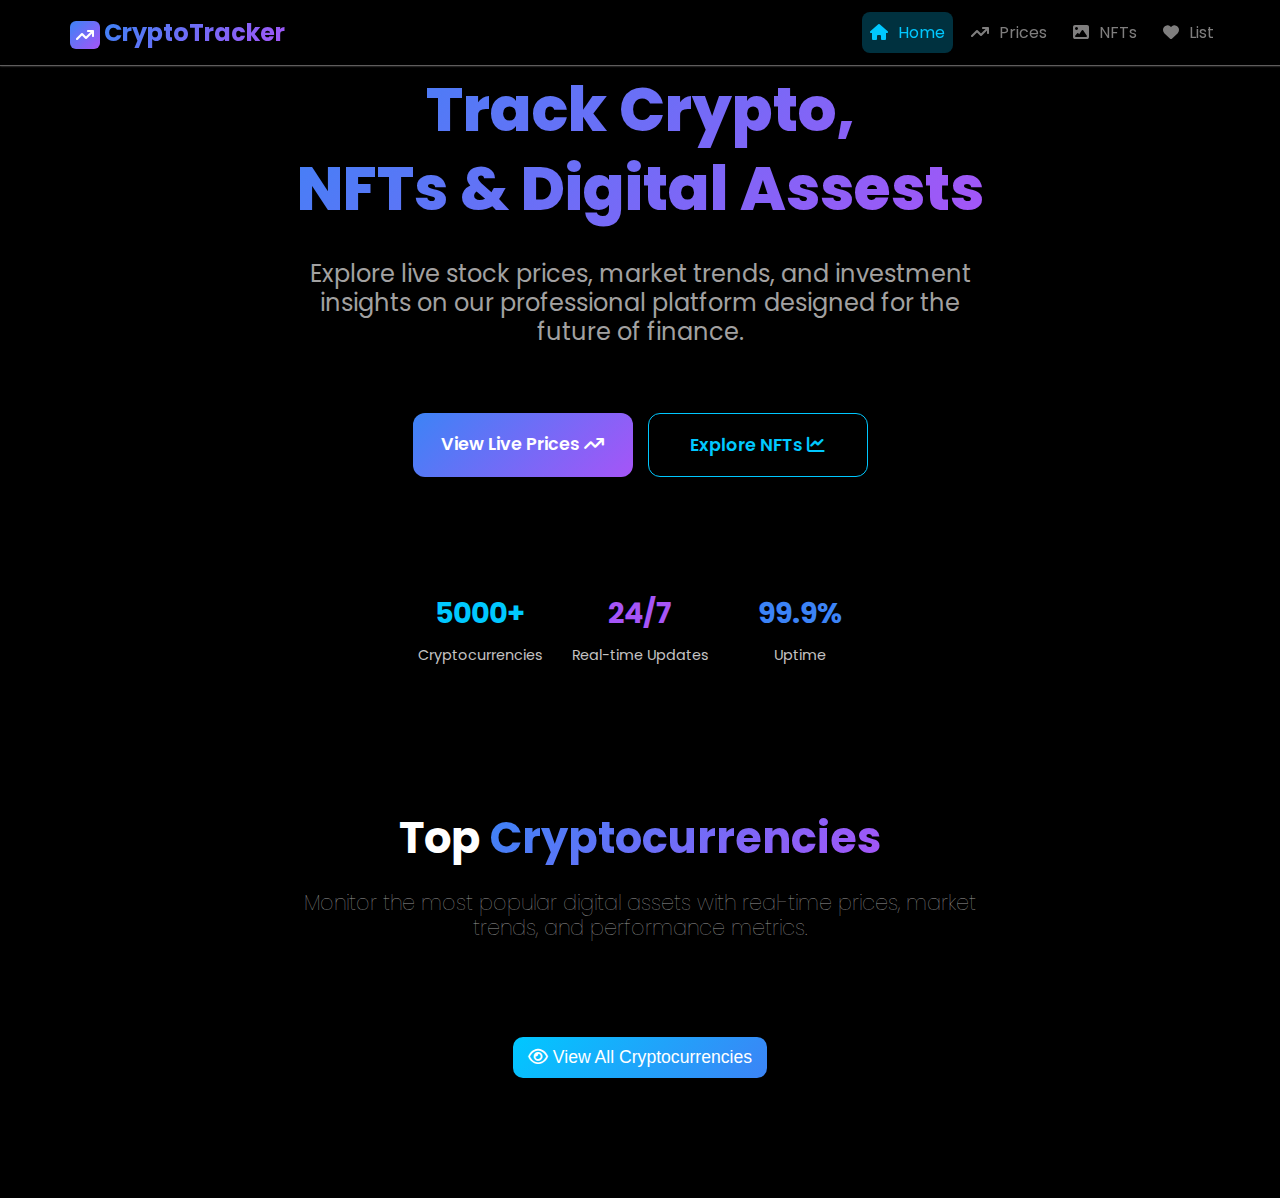
<file: index.html>
<!DOCTYPE html>
<html lang="en">
<head>
    <meta charset="UTF-8">
    <meta name="viewport" content="width=device-width, initial-scale=1.0">
    <title>Crypto-Tracker</title>
    <link rel="stylesheet" href="index.css">
    <link rel="stylesheet" href="https://cdnjs.cloudflare.com/ajax/libs/font-awesome/6.4.0/css/all.min.css">
    <link href="https://fonts.googleapis.com/css2?family=Poppins:wght@400;600;700&display=swap" rel="stylesheet">
</head>
<body>
    <header class="header" aria-label="Site Header">

        <nav class="nav-container" aria-label="Primary Navigation">
            <div>
                <a href="#">
                <i class="fa-solid fa-arrow-trend-up logo-icon"></i>
                <span class="icon-text">CryptoTracker</span>
                </a>
            </div>
            <button class="hamburger" id="hamburger-btn" aria-label="Open navigation">
                <i class="fa-solid fa-bars"></i>
            </button>
            <div class="nav-links">
                <a href="index.html" class="nav-link active"><i class="fa-solid fa-house"></i><span>Home</span></a>
                <a href="prices.html" class="nav-link"><i class="fa-solid fa-arrow-trend-up"></i><span>Prices</span> </a>
                <a href="nfts.html" class="nav-link"><i class="fa-solid fa-image"></i><span>NFTs</span> </a>
                <a href="list.html" class="nav-link"><i class="fa-solid fa-heart"></i><span>List</span></a>
            </div>
        </nav>
    </header>
    <main class="main-content" aria-label="Main Content">
        <section class="hero-section">
            <div class="hero-content">
                <h1 class="hero-title">Track Crypto,<br>
                    NFTs & Digital Assests</br></h1>
                <h4>Explore live stock prices, market trends, and investment insights on our professional platform designed for the future of finance.</h4>
                <div class="hero-buttons">
                    <a href="prices.html" class="btn btn-primary">View Live Prices <i class="fa-solid fa-arrow-trend-up"></i></a>
                    <a href="nfts.html" class="btn btn-secondary">Explore NFTs <i class="fa-solid fa-chart-line"></i></a>
                </div>
                <div class="hero-highlights">
                    <div class="highlight-item">
                        <h3 class="highlight-title">5000+</h3>
                        <p class="highlight-text">Cryptocurrencies</p>
                    </div>
                    <div class="highlight-item">
                        <h3 class="highlight-title title-color1">24/7</h3>
                        <p class="highlight-text">Real-time Updates</p>
                    </div>
                    <div class="highlight-item">
                        <h3 class="highlight-title title-color2">99.9%</h3>
                        <p class="highlight-text">Uptime</p>
                    </div>
                </div>
            </div>
        </section>
        <section class="currencies-section">
            <div class="currency-card">
                <div class="currency-description">
                    <h2 class="currency-title">Top <span>Cryptocurrencies</span></h2>
                    <p class="currency-para">Monitor the most popular digital assets with real-time prices, market trends, and performance metrics.</p>
                </div>
            </div>
            <div class="currency-cards-container" id="currency-cards-container">
                <!-- Dynamic content will be inserted here by JavaScript -->
            </div>
            <div class="view-more-container">
                <a href="prices.html" class="btn-view-more"><i class="fa-regular fa-eye"></i> View All Cryptocurrencies</a>
            </div>
        </section>
        <section class="global-data-section" aria-label="Global Crypto Data">
            <div class="global-data-cards" id="global-data-cards">
                <!-- Dynamic content will be inserted here by JavaScript -->
            </div>

        </section>
    </main>
    <script src="index.js"></script>
</body>
</html>
</file>
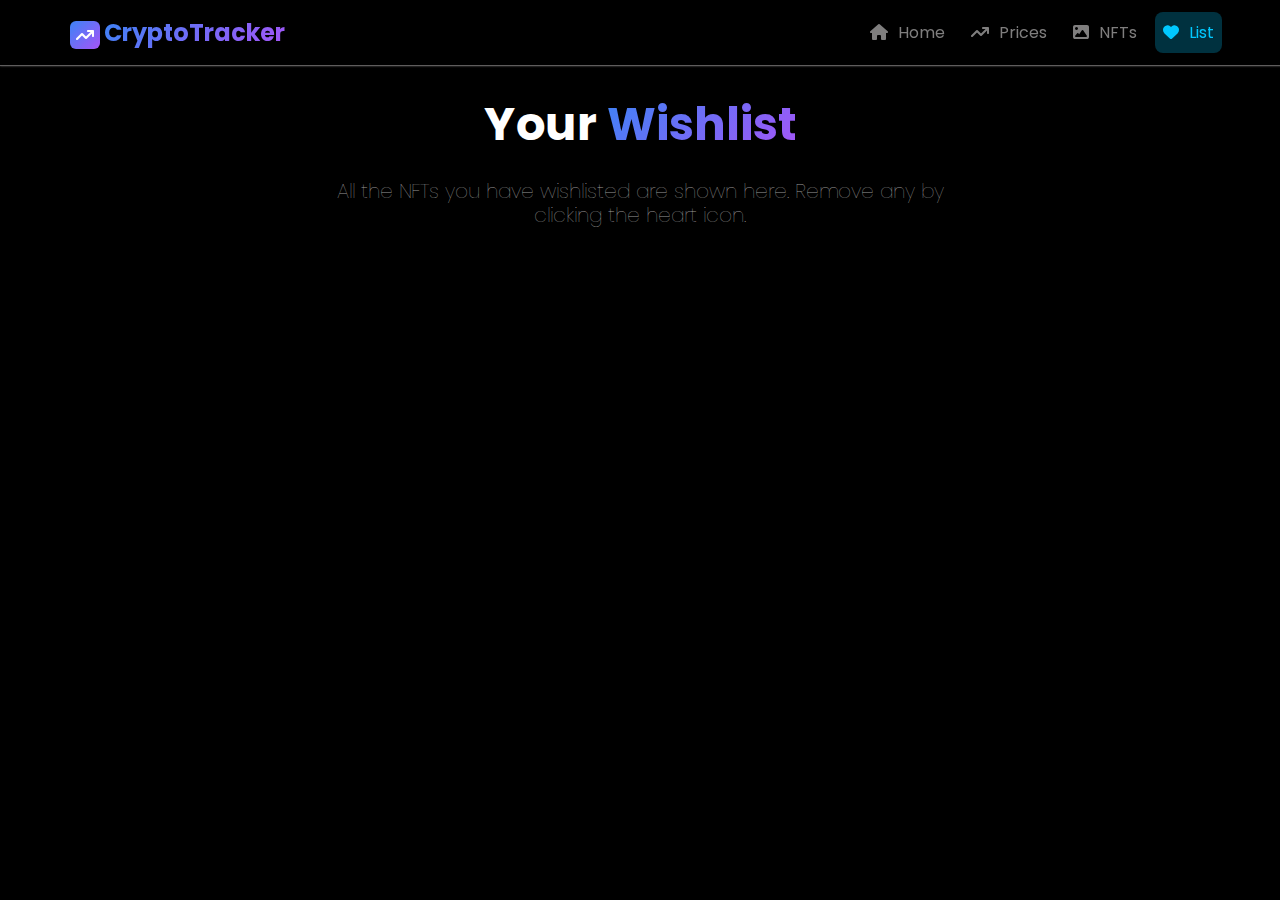
<file: list.html>
<!DOCTYPE html>
<html lang="en">
<head>
    <meta charset="UTF-8">
    <meta name="viewport" content="width=device-width, initial-scale=1.0">
    <title>Wishlist NFTs</title>
    <link rel="stylesheet" href="https://cdnjs.cloudflare.com/ajax/libs/font-awesome/6.4.0/css/all.min.css">
    <link rel="stylesheet" href="nfts.css">
        <link href="https://fonts.googleapis.com/css2?family=Poppins:wght@400;600;700&display=swap" rel="stylesheet">

</head>
<body>
    <header class="header" aria-label="Site Header">
        <nav class="nav-container" aria-label="Primary Navigation">
            <div>
                <a href="nfts.html">
                <i class="fa-solid fa-arrow-trend-up logo-icon"></i>
                <span class="icon-text">CryptoTracker</span>
                </a>
            </div>
            <button class="hamburger" id="hamburger-btn" aria-label="Open navigation">
                <i class="fa-solid fa-bars"></i>
            </button>
            <div class="nav-links">
                <a href="index.html" class="nav-link"><i class="fa-solid fa-house"></i><span>Home</span></a>
                <a href="prices.html" class="nav-link"><i class="fa-solid fa-arrow-trend-up"></i><span>Prices</span> </a>
                <a href="nfts.html" class="nav-link"><i class="fa-solid fa-image"></i><span>NFTs</span> </a>
                <a href="list.html" class="nav-link active"><i class="fa-solid fa-heart"></i><span>List</span></a>
            </div>
        </nav>
    </header>
    <main class="main-content" aria-label="Main Content">
        <section class="hero-section">
            <div class="hero-nft-card">
                <div class="nft-description">
                    <h2 class="nft-title">Your <span>Wishlist</span></h2>
                    <p class="nft-para">All the NFTs you have wishlisted are shown here. Remove any by clicking the heart icon.</p>
                </div>
            </div>
        </section>
        <section class="nft-section" aria-label="Wishlist NFTs">
            <div class="nft-cards-container" id="wishlist-cards-container">
                <!-- Wishlist NFTs will be rendered here -->
            </div>
        </section>
    </main>
    <script>
const apiKey = "pbwbU_FufZVNdRDBixcHQ"; // Alchemy API Key
const collectionAddress = "0xbc4ca0eda7647a8ab7c2061c2e118a18a936f13d"; // BAYC

function getWishlist() {
    let arr = JSON.parse(localStorage.getItem('wishlist') || '[]');
    if (!Array.isArray(arr)) arr = [];
    return arr;
}
function setWishlist(wishlist) {
    localStorage.setItem('wishlist', JSON.stringify(wishlist));
}
function formatIPFS(url) {
    if (!url) return '';
    if (url.startsWith("ipfs://")) {
        return "https://ipfs.io/ipfs/" + url.slice(7);
    }
    return url;
}
function removeFromWishlist(tokenId) {
    let wishlist = getWishlist();
    wishlist = wishlist.filter(id => id !== tokenId);
    setWishlist(wishlist);
    // Re-render after removal
    fetchAndRenderWishlistNFTs();
}

async function fetchAllNFTs() {
    const url = `https://eth-mainnet.g.alchemy.com/v2/${apiKey}/getNFTsForCollection?contractAddress=${collectionAddress}&withMetadata=true`;
    const res = await fetch(url);
    const data = await res.json();
    return data.nfts || [];
}

async function fetchAndRenderWishlistNFTs() {
    const container = document.getElementById('wishlist-cards-container');
    const wishlist = getWishlist();
    const allNFTs = await fetchAllNFTs();
    // Filter NFTs whose tokenId is in wishlist
    const wishlistedNFTs = allNFTs.filter(nft => wishlist.includes(parseInt(nft.id.tokenId, 16)));
    if (wishlistedNFTs.length === 0) {
        container.innerHTML = "<p style='color:white;text-align:center;'>No NFTs in your wishlist.</p>";
        return;
    }
    container.innerHTML = '';
    wishlistedNFTs.forEach(nft => {
        const tokenId = parseInt(nft.id.tokenId, 16);
        const image = formatIPFS(nft.metadata?.image) || nft.media?.[0]?.gateway || "";
        const name = nft.metadata?.name || nft.contractMetadata?.name || 'Unnamed NFT';
        const symbol = nft.contractMetadata?.symbol || '';
        const attributesHTML = nft.metadata?.attributes?.map(attr => `
            <span class="nft-attribute">${attr.trait_type}: ${attr.value}</span>
        `).join('') || '';
        const card = document.createElement('div');
        card.className = 'nft-card';
        card.innerHTML = `
            <div class="nft-rank">NFT #${tokenId}</div>
            <div class="nft-image-container">
                <img src="${image}" alt="${name}" class="nft-image">
            </div>
            <h3 class="nft-name">${name} <span class="nft-symbol">(${symbol})</span></h3>
            <div class="nft-attributes">${attributesHTML}</div>
            <div class="nft-actions">
                <a href="https://opensea.io/assets/ethereum/${collectionAddress}/${tokenId}" target="_blank" class="view-button">
                    View on OpenSea
                </a>
                <button class="wishlist-button liked" onclick="removeFromWishlist(${tokenId})">
                    <i class="fa-solid fa-heart" style="color:green"></i>
                </button>
            </div>
        `;
        container.appendChild(card);
    });
}

// Initial render
fetchAndRenderWishlistNFTs();
</script>
<script>
document.addEventListener("DOMContentLoaded", function() {
    const hamburger = document.getElementById('hamburger-btn');
    const navLinks = document.querySelector('.nav-links');
    if (hamburger && navLinks) {
        hamburger.addEventListener('click', function() {
            navLinks.classList.toggle('show');
        });
        navLinks.querySelectorAll('.nav-link').forEach(link => {
            link.addEventListener('click', () => navLinks.classList.remove('show'));
        });
    }
});
</script>
</body>
</html>
</file>
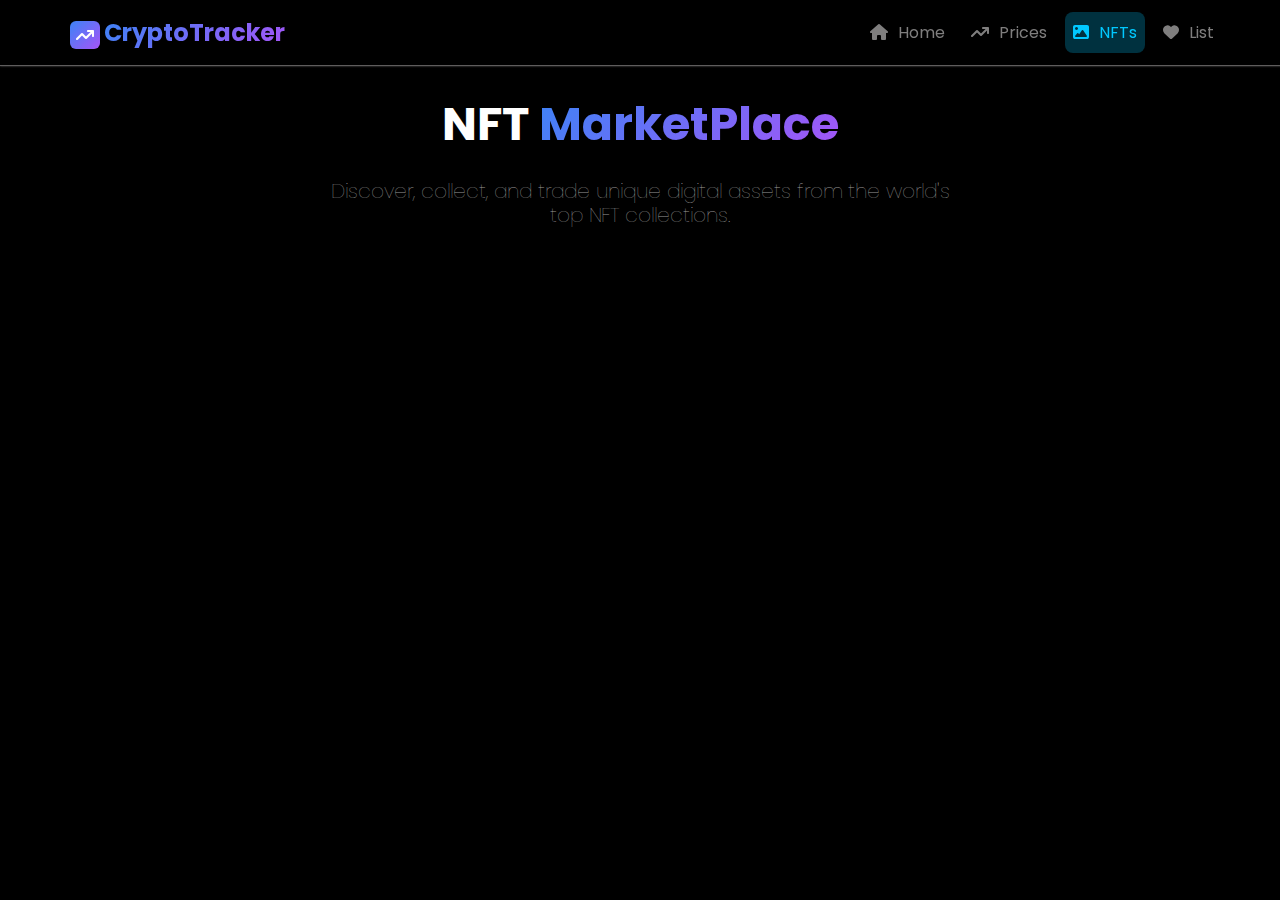
<file: nfts.html>
<!DOCTYPE html>
<html lang="en">
<head>
    <meta charset="UTF-8">
    <meta name="viewport" content="width=device-width, initial-scale=1.0">
    <title>NFTs Page</title>
    <link rel="stylesheet" href="https://cdnjs.cloudflare.com/ajax/libs/font-awesome/6.4.0/css/all.min.css">
    <link rel="stylesheet" href="nfts.css">
        <link href="https://fonts.googleapis.com/css2?family=Poppins:wght@400;600;700&display=swap" rel="stylesheet">

</head>
<body>
    <header class="header" aria-label="Site Header">

        <nav class="nav-container" aria-label="Primary Navigation">
            <div>
                <a href="#">
                <i class="fa-solid fa-arrow-trend-up logo-icon"></i>
                <span class="icon-text">CryptoTracker</span>
                </a>
            </div>
            <button class="hamburger" id="hamburger-btn" aria-label="Open navigation">
                <i class="fa-solid fa-bars"></i>
            </button>
            <div class="nav-links">
                <a href="index.html" class="nav-link"><i class="fa-solid fa-house"></i><span>Home</span></a>
                <a href="prices.html" class="nav-link"><i class="fa-solid fa-arrow-trend-up"></i><span>Prices</span> </a>
                <a href="nfts.html" class="nav-link active"><i class="fa-solid fa-image"></i><span>NFTs</span> </a>
                <a href="list.html" class="nav-link"><i class="fa-solid fa-heart"></i><span>List</span></a>
            </div>
        </nav>
    </header>
    <main class="main-content" aria-label="Main Content">
        <section class="hero-section">
             <div class="hero-nft-card">
                <div class="nft-description">
                    <h2 class="nft-title">NFT <span>MarketPlace</span></h2>
                    <p class="nft-para">Discover, collect, and trade unique digital assets from the world's top NFT collections.
                    </p>
                </div>
            </div>
        </section>
        <section class="nft-section" aria-label="NFT Collections">
            <div class="nft-cards-container" id="nft-cards-container">
                <!-- Dynamic content will be inserted here by JavaScript -->
            </div>
            <div class="load-more-container">
            <button class="load-more-btn" id="load-more-btn">Load More NFTs</button>
            </div>
        </section>
    </main>
    <script src="nfts.js"></script>
</body>
</html>
</file>
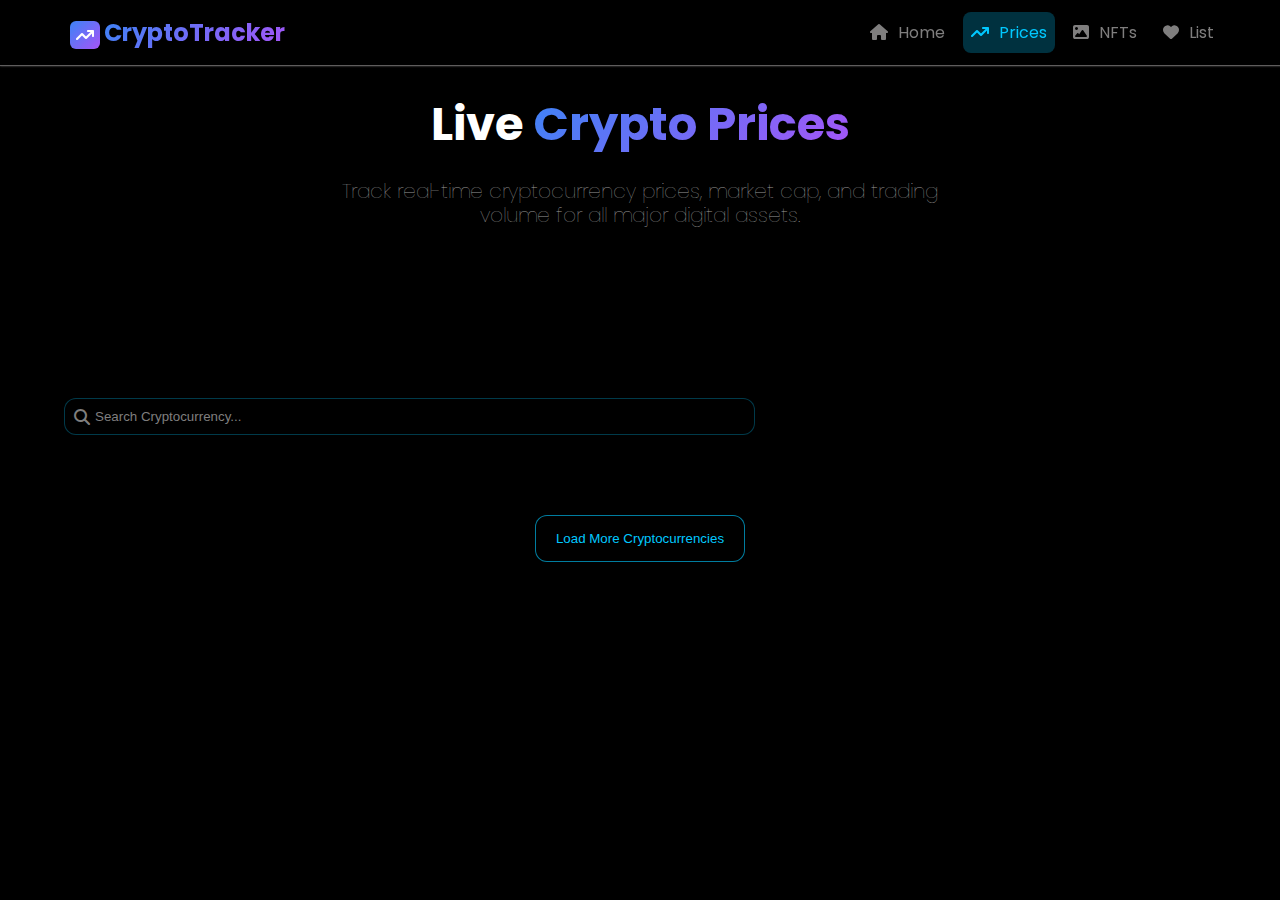
<file: prices.html>
<!DOCTYPE html>
<html lang="en">
<head>
    <meta charset="UTF-8">
    <meta name="viewport" content="width=device-width, initial-scale=1.0">
    <title>Prices</title>
    <link rel="stylesheet" href="https://cdnjs.cloudflare.com/ajax/libs/font-awesome/6.4.0/css/all.min.css">
    <link rel="stylesheet" href="prices.css">
        <link href="https://fonts.googleapis.com/css2?family=Poppins:wght@400;600;700&display=swap" rel="stylesheet">

</head>
<body>
    <header class="header" aria-label="Site Header">

        <nav class="nav-container" aria-label="Primary Navigation">
            <div>
                <a href="#">
                <i class="fa-solid fa-arrow-trend-up logo-icon"></i>
                <span class="icon-text">CryptoTracker</span>
                </a>
            </div>
            <button class="hamburger" id="hamburger-btn" aria-label="Open navigation">
                <i class="fa-solid fa-bars"></i>
            </button>
            <div class="nav-links">
                <a href="index.html" class="nav-link"><i class="fa-solid fa-house"></i><span>Home</span></a>
                <a href="prices.html" class="nav-link active"><i class="fa-solid fa-arrow-trend-up"></i><span>Prices</span> </a>
                <a href="nfts.html" class="nav-link"><i class="fa-solid fa-image"></i><span>NFTs</span> </a>
                <a href="list.html" class="nav-link"><i class="fa-solid fa-heart"></i><span>List</span></a>
            </div>
        </nav>
    </header>
    <main class="main-content" aria-label="Main Content">
        <section class="hero-section">
             <div class="currency-card">
                <div class="currency-description">
                    <h2 class="currency-title">Live <span>Crypto Prices</span></h2>
                    <p class="currency-para">Track real-time cryptocurrency prices, market cap, and trading volume for all major digital assets.</p>
                </div>
            </div>
        </section>
        <section class="global-data-section" aria-label="Global Crypto Data">
            <div class="global-data-cards" id="global-data-cards">
                <!-- Dynamic content will be inserted here by JavaScript -->
            </div>

        </section>
        <section class="currencies-section">
            <div class="search-bar">
                <i class="fa-solid fa-magnifying-glass search-icon"></i>
                <input type="text" id="search-input" placeholder="Search Cryptocurrency..." aria-label="Search Cryptocurrency" class="search-input">
            </div>
            <div class="currency-cards-container" id="currency-cards-container">
                <!-- Dynamic content will be inserted here by JavaScript -->
            </div>
            <div class="load-more-container">
            <button class="load-more-btn" id="load-more-btn">Load More Cryptocurrencies</button>
            </div>
        </section>
    </main>
    <script src="prices.js"></script>
</body>
</html>
</file>
<file: index.css>
body{
    margin: 0;
    padding: 0;
    box-sizing: border-box;
    background-color: black;
    overflow-x: hidden;
    font-family: 'Poppins', Arial, Helvetica, sans-serif !important;
}
.header{
    width: 100%;
    padding: 6px;
    border-bottom: 0.7px solid rgb(95, 93, 93);
    box-shadow: 0px 0px 2px rgb(95, 93, 93);
    display: flex;
    justify-content: center;
    align-items: center;
    position: fixed;
    top: 0;
    background-color: black;
    z-index: 1;
}
.nav-container{
    margin-left: 10px;
    margin-right: 10px;
    margin-top: 6px;
    margin-bottom: 6px;
    display: flex;
    justify-content: space-between;
    align-items: center;
    width: 90%;
}
.nav-container div{
    align-self: center;
}
.nav-container a {
    text-decoration: none;
}
.logo-icon{
    font-size: 1rem;
    color: white;
    background: linear-gradient(135deg, hsl(217 91% 60%) 0%, hsl(270 91% 65%) 100%);
    padding: 6px;
    border: none;
    border-radius: 6px;
}
.icon-text{
         font-family: 'Poppins', Arial, Helvetica, sans-serif !important;
 
    font-weight: 700;
    font-size: 1.5rem;
    background: linear-gradient(135deg, hsl(217 91% 60%) 0%, hsl(270 91% 65%) 100%);
    -webkit-background-clip: text;
    -webkit-text-fill-color: transparent;
    background-clip: text;
    color: transparent;
}
.nav-links{
    display: flex;
    gap: 10px;
}
.nav-links span{
    margin-left: 10px;
}
.nav-link{
    padding: 8px;
    border: none;
    border-radius: 8px;
    background-color: transparent;
    color: rgb(127, 126, 126);
    font-size: 1rem;
    font-weight: 400;
}
.active{
    color: hsl(193 100% 50%);
    background-color: hsla(193, 100%, 50%, 0.248);
}

/*Main section*/
.main-content{
    display: flex;
    flex-direction: column;
    margin-top: 50px;
    align-items: center;
    justify-content: center;
    width: 100%;
    overflow: hidden;
}

/*hero-section*/
.hero-section{
    padding: 20px;
    display: flex;
    width: 90%;
    flex-direction: column;
    align-items: center;
}
.hero-content{
    display: flex;
    flex-direction: column;
    width: 60%;
    align-items: center;
    justify-content: center;
}
.hero-title{
        font-family: 'Poppins', Arial, Helvetica, sans-serif !important;

    font-weight: 780;
    font-size: 3.8rem;
    background: linear-gradient(135deg, hsl(217 91% 60%) 0%, hsl(270 91% 65%) 100%);
    -webkit-background-clip: text;
    -webkit-text-fill-color: transparent;
    background-clip: text;
    color: transparent;
    text-align: center;
    margin: 0;
    line-height: 1.3;
}
.hero-content h4{
        font-family: 'Poppins', Arial, Helvetica, sans-serif !important;

    color: rgb(162, 161, 161);
    font-weight: 400;
    font-size: 1.5rem;
    text-align: center;
    line-height: 1.2;
}
.hero-buttons{
    display: grid;
    grid-template-columns: repeat(2, 220px);
    gap: 15px;
    margin-top: 15px;
    padding: 20px;
    margin-bottom: 10px;
}
.hero-buttons a{
    text-decoration: none;
}
.btn{
    border: none;
    border-radius: 12px;
    padding: 18px 25px;
    text-align: center;
    font-size: 1.1rem;
    font-weight: 600;
        font-family: 'Poppins', Arial, Helvetica, sans-serif !important;

}
.btn-primary{
    color: white;
    background: linear-gradient(135deg, hsl(217 91% 60%) 0%, hsl(270 91% 65%) 100%);
}
.btn-secondary{
    color: hsl(193 100% 50%);
    border: 1.5px solid hsl(193 100% 50%);
    background-color: transparent;
}
.hero-highlights{
    display: grid;
    grid-template-columns: repeat(3, 150px);
    gap: 10px;
    margin-top: 36px;
    padding: 20px;
}
.highlight-item{
    color: rgb(162, 161, 161);
    border: none;
    border-radius: 12px;
    text-align: center;
}
.highlight-title{
    color: hsl(193 100% 50%);
    font-size: 1.8rem;
        font-family: 'Poppins', Arial, Helvetica, sans-serif !important;

    font-weight: 700;
    margin-bottom: 10px;
}
.title-color1{
    color: hsl(270 91% 65%);
}
.title-color2{
    color: hsl(217 91% 60%);
}
.highlight-item .highlight-text{
    margin-top: 0;
    color: rgb(196, 195, 195);
        font-family: 'Poppins', Arial, Helvetica, sans-serif !important;

    font-weight: 400;
    font-size: 0.9rem;
}

/*Top currencies section*/
.currencies-section{
    width: 90%;
    margin-top: 50px;
}
.currency-card{
    display: flex;
    justify-content: center;
    align-items: center;
}
.currency-description{
    width: 60%;
}
.currency-title{
        font-family: 'Poppins', Arial, Helvetica, sans-serif !important;

    font-weight: 650;
    font-size: 2.7rem;
    color: white;
    text-align: center;
    margin-bottom: 0;
}
.currency-title span{
    background: linear-gradient(135deg, hsl(217 91% 60%) 0%, hsl(270 91% 65%) 100%);
    -webkit-background-clip: text;
    -webkit-text-fill-color: transparent;
    background-clip: text;
    color: transparent;
    text-align: center;
}
.currency-para{
        font-family: 'Poppins', Arial, Helvetica, sans-serif !important;

    color: rgb(156, 155, 155);
    font-weight: 100;
    font-size: 1.3rem;
    line-height: 1.2;
    text-align: center;
}
/*curriences card containers*/
.currency-cards-container{
    width: 100%;
    display: grid;
    grid-template-columns: repeat(auto-fill, minmax(400px,1fr));
    gap: 20px;
    margin-top: 50px;
    margin-bottom: 25px;
}
.top-currency-card{
    display: flex;
    flex-direction: column;
    color: white;
    border: 1px solid transparent;
    border-radius: 12px;
    background: 
        linear-gradient(black, black) padding-box,   /* card bg */
        linear-gradient(130deg, hsl(193 100% 50%), hsl(217 91% 60%)) border-box; /* gradient border */
    padding: 25px;
    transition: transform 0.3s ease-in;
}
.top-currency-card:hover{
    transform: translateY(-5.5px);
}
.currency-logo{
    width: 40px;
    height: 40px;
    padding: 10px;
    border: 1px solid transparent;
    border-radius: 50%;
    background: 
        linear-gradient(black,black) padding-box,
        linear-gradient(135deg, hsl(217 91% 60%), hsl(270 91% 65%)) border-box;

}
.market-rank-pill{
    width: 15px;
    padding: 4px 6px;
    color: hsl(193 100% 50%);
    background-color: hsla(193, 100%, 50%, 0.248);
    border: none;
    border-radius: 15px;
    margin-bottom: 8px;
    align-self: flex-end;
    font-size: 0.8rem;
}
.currency-header{
    display: flex;
    flex-direction: row;
    gap: 15px;
        font-family: 'Poppins', Arial, Helvetica, sans-serif !important;

}
.currency-name{
    margin: 0;
    font-size: 1.3rem;
    font-weight: 700;
}
.currency-symbol{
    font-size: 0.7rem;
    color: rgb(156, 155, 155);
    font-weight: 400;
}
.currency-price{
    font-size: 1.8rem;
    font-weight: 700;
    margin-bottom: 10px;
}
.currency-details{
    display: flex;
    justify-content: space-between;
    align-items: left;
}
.currency-market-cap{
    padding: 5px 8px;
    border: none;
    border-radius: 15px;
    color: hsl(193 100% 50%);
    background-color: hsla(193, 100%, 50%, 0.17);
    font-size: 1rem;
}
.positive{
    color: hsla(140, 100%, 50%, 0.747);
    background-color: transparent;
    text-align: center;
    padding: 5px 8px;
    border: 0.9px solid hsla(193, 100%, 50%, 0.489);
    border-radius: 15px;
}
.negative{
    color: hsla(4, 94%, 55%, 0.747);
    background-color: transparent;
    text-align: center;
    padding: 5px 8px;
    border: 0.9px solid hsla(193, 100%, 50%, 0.489);
    border-radius: 15px;
}

/*view more container*/
.view-more-container{
    display: flex;
    justify-content: center;
    margin-top: 20px;
    margin-bottom: 20px;
}
.view-more-container a{
    text-decoration: none;
}
.btn-view-more{
    color: white;
    background: linear-gradient(130deg, hsl(193 100% 50%) 0%, hsl(217 91% 60%));
    text-align: center;
    padding: 10px 15px;
    font-family: sans-serif,serif;
    font-weight: 500;
    border: none;
    border-radius: 10px;
    font-size: 1.1rem;
}

/*global data section*/
.global-data-section{
    width: 90%;
    margin-top: 50px;
    margin-bottom: 50px;
}
.global-data-cards{
    display: grid;
    grid-template-columns: repeat(auto-fill, minmax(300px,1fr));
    gap: 20px;
}
.global-data-card{
    display: flex;
    justify-content: space-between;
    padding: 15px;
    border: 0.9px solid hsla(193, 100%, 50%, 0.275);
    border-radius: 12px;
}
.global-card-description{
    display: flex;
    flex-direction: column;
    gap: 0;
}
.global-card-title{
        font-family: 'Poppins', Arial, Helvetica, sans-serif !important;

    font-weight: 400;
    font-size: 1rem;
    color: rgb(156, 155, 155);
    margin-bottom: 0;
}
.global-card-value1{
    font-weight: 600;
        font-family: 'Poppins', Arial, Helvetica, sans-serif !important;

    color: hsl(193 100% 50%);
    margin-bottom: 0;
}
.global-card-icon1{
    font-size: 2rem;
    color: hsl(193 100% 50%);
    align-self: center;
}

.global-card-value2{
    font-weight: 600;
        font-family: 'Poppins', Arial, Helvetica, sans-serif !important;

    color: hsl(270 91% 65%);
    margin-bottom: 0;
}
.global-card-icon2{
    font-size: 2rem;
    color: hsl(270 91% 65%);
    align-self: center;
}

.global-card-value3{
    font-weight: 600;
        font-family: 'Poppins', Arial, Helvetica, sans-serif !important;

    color: hsl(217 91% 60%);
    margin-bottom: 0;
}
.global-card-icon3{
    font-size: 2rem;
    color: hsl(217 91% 60%);
    align-self: center;
}

.global-card-value4{
    font-weight: 600;
        font-family: 'Poppins', Arial, Helvetica, sans-serif !important;

    color: hsla(193, 100%, 50%, 0.923);
    margin-bottom: 0;
}
.global-card-icon4{
    font-size: 2rem;
    color: hsla(193, 100%, 50%, 0.923);
    align-self: center;
}

/* Hamburger styles - hidden by default */
.hamburger {
    display: none;
    background: none;
    border: none;
    color: hsl(193, 100%, 50%); /* Theme accent color */
    font-size: 1.5rem;
        font-family: Poppins;

    cursor: pointer;
    margin-left: 10px;
    z-index: 1100;
}
.hamburger .fa-bars {
    color: hsl(193, 100%, 50%); /* Ensures icon matches theme */
    transition: color 0.2s;
}
.hamburger:hover .fa-bars {
    color: hsl(270, 91%, 65%); /* Optional: gradient accent on hover */
}

/* Mobile styles */
@media (max-width: 600px) {
    .nav-container {
        flex-direction: row;
        justify-content: space-between;
        align-items: center;
        width: 100%;
    }
    .nav-links {
        position: fixed;
        top: 50px;
        left: 0;
        width: 100vw;
        background: black;
        flex-direction: column;
        gap: 0;
        align-items: flex-start;
        padding: 0;
        display: none;
        z-index: 1001;
        border-bottom: 1px solid #222;
    }
    .nav-links.show {
        display: flex;
    }
    .nav-link {
        width: 100%;
        padding: 18px 24px;
        font-size: 1.1rem;
        border-radius: 0;
        border-bottom: 1px solid #222;
        background: none;
        color: white;
        text-align: left;
    }
    .hamburger {
        display: block;
    }
    .icon-text {
        display: none;
    }
    .hero-content{
        width: 95%;
    }
    .hero-title{
        font-size: 2.8rem;
                margin-top: 30px;

    }
    .hero-buttons{
            grid-template-columns: repeat(1, 220px);
    }
    .hero-highlights{
            grid-template-columns: repeat(1 , 150px);
    }
    .currency-description {
        width: 85%;
    }
    .currency-title{
        font-size: 1.7rem;
    }
    .currency-cards-container{
        grid-template-columns: repeat(auto-fill, minmax(352px, 1fr));
    }
    .currency-details{
        gap: 10px;
    }
}
</file>
<file: nfts.css>
body {
    margin: 0;
    padding: 0;
    box-sizing: border-box;
    background-color: black;
    overflow-x: hidden;
}

.header {
    width: 100%;
    padding: 6px;
    border-bottom: 0.7px solid rgb(95, 93, 93);
    box-shadow: 0px 0px 2px rgb(95, 93, 93);
    display: flex;
    justify-content: center;
    align-items: center;
    position: fixed;
    top: 0;
    background-color: black;
    z-index: 1000;
}

.nav-container {
    margin-left: 10px;
    margin-right: 10px;
    margin-top: 6px;
    margin-bottom: 6px;
    display: flex;
    justify-content: space-between;
    align-items: center;
    width: 90%;
}

.nav-container div {
    align-self: center;
}

.nav-container a {
    text-decoration: none;
}

.logo-icon {
    font-size: 1rem;
    color: white;
    background: linear-gradient(135deg, hsl(217 91% 60%) 0%, hsl(270 91% 65%) 100%);
    padding: 6px;
    border: none;
    border-radius: 6px;
}

.icon-text {
        font-family: 'Poppins', Arial, Helvetica, sans-serif !important;

    font-weight: 700;
    font-size: 1.5rem;
    background: linear-gradient(135deg, hsl(217 91% 60%) 0%, hsl(270 91% 65%) 100%);
    -webkit-background-clip: text;
    -webkit-text-fill-color: transparent;
    background-clip: text;
    color: transparent;
}

.nav-links {
    display: flex;
    gap: 10px;
}

.nav-links span {
    margin-left: 10px;
}

.nav-link {
    padding: 8px;
    border: none;
    border-radius: 8px;
    background-color: transparent;
    color: rgb(127, 126, 126);
    font-size: 1rem;
    font-weight: 400;
    font-family: Poppins;
}

.active {
    color: hsl(193 100% 50%);
    background-color: hsla(193, 100%, 50%, 0.248);
}

/*Main section*/
.main-content {
    display: flex;
    flex-direction: column;
    margin-top: 50px;
    align-items: center;
    justify-content: center;
    width: 100%;
}

/*hero-section*/
.hero-section {
    width: 90%;
}

.hero-nft-card {
    display: flex;
    justify-content: center;
    align-items: center;
}

.nft-description {
    width: 55%;
}

.nft-title {
        font-family: 'Poppins', Arial, Helvetica, sans-serif !important;

    font-weight: 650;
    font-size: 2.9rem;
    color: white;
    text-align: center;
    margin-bottom: 0;
}

.nft-title span {
    background: linear-gradient(135deg, hsl(217 91% 60%) 0%, hsl(270 91% 65%) 100%);
    -webkit-background-clip: text;
    -webkit-text-fill-color: transparent;
    background-clip: text;
    color: transparent;
    text-align: center;
}

.nft-para {
        font-family: 'Poppins', Arial, Helvetica, sans-serif !important;

    color: rgb(156, 155, 155);
    font-weight: 100;
    font-size: 1.27rem;
    line-height: 1.2;
    text-align: center;
}

/*nft collection secction*/
.nft-section {
    width: 90%;
    margin-top: 50px;
}

/*nft card containers*/
.nft-cards-container {
    width: 100%;
    display: grid;
    grid-template-columns: repeat(auto-fill, minmax(300px, 1fr));
    gap: 20px;
    margin-top: 50px;
    margin-bottom: 25px;
}

.nft-card {
    display: flex;
    flex-direction: column;
    color: white;
    border: 1px solid transparent;
    border-radius: 12px;
    background:
        linear-gradient(black, black) padding-box,
        /* card bg */
        linear-gradient(130deg, hsl(193 100% 50%), hsl(217 91% 60%)) border-box;
    /* gradient border */
    padding: 25px;
    transition: transform 0.3s ease-in;
    /* Ensure children can use auto margin for spacing */
    min-height: 440px;
    /* Optional: set a min height for consistency */
}

.nft-card:hover {
    transform: translateY(-5.5px);
}

.nft-rank {
    width: 50px;
    padding: 4px 6px;
    color: hsl(193 100% 50%);
    background-color: hsla(193, 100%, 50%, 0.248);
    border: none;
    border-radius: 15px;
    margin-bottom: 8px;
    align-self: flex-end;
    font-size: 0.8rem;
}


.nft-name {
    margin-top: 10px;
    margin-bottom: 5px;
    font-weight: 700;
    color: white;
    font-family: Arial, Helvetica, sans-serif;
    font-size: 1.3rem;
}


.nft-actions {
    display: flex;
    justify-content: space-between;
    margin-top: auto;
    /* This pushes actions to the bottom */
}

.view-button {
    text-decoration: none;
    background-color: hsla(193, 100%, 50%, 0.89);
    color: white;
    padding: 6px 12px;
    border: none;
    border-radius: 10px;
    cursor: pointer;
}

.wishlist-button {
    border: none;
    background-color: transparent;
    color: rgb(156, 155, 155);
    border-radius: 50%;
    cursor: pointer;
}

.liked {
    /* -webkit-text-stroke-width: 5.6px; */
    -webkit-text-stroke-color: green;
    color: green;

}


.nft-image-container {
    width: 100%;
    height: 240px;
    /* smaller height */
    border-radius: 12px;
    overflow: hidden;
    background: linear-gradient(135deg, hsl(217 91% 60%), hsl(270 91% 65%));
    display: flex;
    justify-content: center;
    align-items: center;
    margin-bottom: 10px;
}

.nft-image {
    width: 100%;
    height: 100%;
    object-fit: cover;
    border-radius: 12px;
}

.nft-name {
    margin-top: 8px;
    font-weight: 700;
    font-size: 1.2rem;
    color: white;
}

.nft-symbol {
    font-size: 0.75rem;
    color: rgb(156, 155, 155);
    font-weight: 600;
    margin-left: 4px;
}


.nft-attributes {
    display: flex;
    flex-wrap: wrap;
    gap: 5px;
    margin-top: 6px;
    margin-bottom: 6px;
}

.nft-attribute {
    display: inline-block;
    padding: 2px 8px;
    font-size: 0.8rem;
    font-weight: 900;
    color: white;
    background: rgba(0, 0, 0, 0.35);
    /* semi-transparent black */
    border: 1px solid hsl(217 91% 60%);
    border-radius: 50px;
    /* pill shape */
    white-space: nowrap;
}

.load-more-container {
    display: flex;
    justify-content: center;
    margin-top: 30px;
    margin-bottom: 50px;
}

.load-more-btn {
    padding: 15px 20px;
    color: hsl(193 100% 50%);
    border: 1px solid hsla(193, 100%, 50%, 0.622);
    border-radius: 12px;
    background-color: black;
    cursor: pointer;
    font-weight: 500;
}

.load-more-btn:hover {
    color: white;
    background-color: hsl(193 100% 50%);
}

/* Hamburger styles - hidden by default */
.hamburger {
    display: none;
    background: none;
    border: none;
    color: hsl(193, 100%, 50%);
    /* Theme accent color */
    font-size: 1.5rem;
    font-family: Poppins;
    cursor: pointer;
    margin-left: 10px;
    z-index: 1100;
}

.hamburger .fa-bars {
    color: hsl(193, 100%, 50%);
    /* Ensures icon matches theme */
    transition: color 0.2s;
}

.hamburger:hover .fa-bars {
    color: hsl(270, 91%, 65%);
    /* Optional: gradient accent on hover */
}

/* Mobile styles */
@media (max-width: 600px) {
    .nav-container {
        flex-direction: row;
        justify-content: space-between;
        align-items: center;
        width: 100%;
    }

    .nav-links {
        position: fixed;
        top: 50px;
        left: 0;
        width: 100vw;
        background: black;
        flex-direction: column;
        gap: 0;
        align-items: flex-start;
        padding: 0;
        display: none;
        z-index: 1001;
        border-bottom: 1px solid #222;
    }

    .nav-links.show {
        display: flex;
    }

    .nav-link {
        width: 100%;
        padding: 18px 24px;
        font-size: 1.1rem;
        border-radius: 0;
        border-bottom: 1px solid #222;
        background: none;
        color: white;
        text-align: left;
    }

    .hamburger {
        display: block;
    }

    .icon-text {
        display: none;
    }

    .nft-title {
        font-size: 40px !important;
    }

    .nft-description {
        width: 84%;
    }
    .nft-section {
    margin-top: 0px;
}
}
</file>
<file: prices.css>
body{
    margin: 0;
    padding: 0;
    box-sizing: border-box;
    background-color: black;
    overflow-x: hidden;
}
.header{
    width: 100%;
    padding: 6px;
    border-bottom: 0.7px solid rgb(95, 93, 93);
    box-shadow: 0px 0px 2px rgb(95, 93, 93);
    display: flex;
    justify-content: center;
    align-items: center;
    position: fixed;
    top: 0;
    background-color: black;
    z-index: 1000;
}
.nav-container{
    margin-left: 10px;
    margin-right: 10px;
    margin-top: 6px;
    margin-bottom: 6px;
    display: flex;
    justify-content: space-between;
    align-items: center;
    width: 90%;
}
.nav-container div{
    align-self: center;
}
.nav-container a {
    text-decoration: none;
}
.logo-icon{
    font-size: 1rem;
    color: white;
    background: linear-gradient(135deg, hsl(217 91% 60%) 0%, hsl(270 91% 65%) 100%);
    padding: 6px;
    border: none;
    border-radius: 6px;
}
.icon-text{
        font-family: 'Poppins', Arial, Helvetica, sans-serif !important;

    font-weight: 700;
    font-size: 1.5rem;
    background: linear-gradient(135deg, hsl(217 91% 60%) 0%, hsl(270 91% 65%) 100%);
    -webkit-background-clip: text;
    -webkit-text-fill-color: transparent;
    background-clip: text;
    color: transparent;
}
.nav-links{
    display: flex;
    gap: 10px;
}
.nav-links span{
    margin-left: 10px;
}
.nav-link{
    padding: 8px;
    border: none;
    border-radius: 8px;
    background-color: transparent;
    color: rgb(127, 126, 126);
    font-size: 1rem;
    font-weight: 400;
    font-family: Poppins;
}
.active{
    color: hsl(193 100% 50%);
    background-color: hsla(193, 100%, 50%, 0.248);
}
/*Main section*/
.main-content{
    display: flex;
    flex-direction: column;
    margin-top: 50px;
    align-items: center;
    justify-content: center;
    width: 100%;
}

/*hero-section*/
.hero-section{
    width: 90%;
}
.currency-card{
    display: flex;
    justify-content: center;
    align-items: center;
}
.currency-description{
    width: 55%;
}
.currency-title{
        font-family: 'Poppins', Arial, Helvetica, sans-serif !important;

    font-weight: 650;
    font-size: 2.9rem;
    color: white;
    text-align: center;
    margin-bottom: 0;
}
.currency-title span{
    background: linear-gradient(135deg, hsl(217 91% 60%) 0%, hsl(270 91% 65%) 100%);
    -webkit-background-clip: text;
    -webkit-text-fill-color: transparent;
    background-clip: text;
    color: transparent;
    text-align: center;
}
.currency-para{
        font-family: 'Poppins', Arial, Helvetica, sans-serif !important;

    color: rgb(156, 155, 155);
    font-weight: 100;
    font-size: 1.27rem;
    line-height: 1.2;
    text-align: center;
}

/*global data section*/
.global-data-section{
    width: 90%;
    margin-top: 50px;
    margin-bottom: 50px;
}
.global-data-cards{
    display: grid;
    grid-template-columns: repeat(auto-fill, minmax(300px,1fr));
    gap: 20px;
}
.global-data-card{
    display: flex;
    justify-content: space-between;
    padding: 15px;
    border: 0.9px solid hsla(193, 100%, 50%, 0.275);
    border-radius: 12px;
}
.global-card-description{
    display: flex;
    flex-direction: column;
    gap: 0;
}
.global-card-title{
        font-family: 'Poppins', Arial, Helvetica, sans-serif !important;

    font-weight: 400;
    font-size: 1rem;
    color: rgb(156, 155, 155);
    margin-bottom: 0;
}
.global-card-value1{
    font-weight: 600;
        font-family: 'Poppins', Arial, Helvetica, sans-serif !important;

    color: hsl(193 100% 50%);
    margin-bottom: 6px;
    margin-top: 4px;
}
.global-card-icon1{
    font-size: 2rem;
    color: hsl(193 100% 50%);
    align-self: center;
}

.global-card-value2{
    font-weight: 600;
        font-family: 'Poppins', Arial, Helvetica, sans-serif !important;

    color: hsl(270 91% 65%);
    margin-bottom: 6px;
    margin-top: 4px;
}
.global-card-icon2{
    font-size: 2rem;
    color: hsl(270 91% 65%);
    align-self: center;
}

.global-card-value3{
    font-weight: 600;
        font-family: 'Poppins', Arial, Helvetica, sans-serif !important;

    color: hsl(217 91% 60%);
    margin-bottom: 6px;
    margin-top: 4px;
}
.global-card-icon3{
    font-size: 2rem;
    color: hsl(217 91% 60%);
    align-self: center;
}

.global-card-value4{
    font-weight: 600;
        font-family: 'Poppins', Arial, Helvetica, sans-serif !important;

    color: hsla(193, 100%, 50%, 0.923);
    margin-bottom: 6px;
    margin-top: 4px;
}
.global-card-icon4{
    font-size: 2rem;
    color: hsla(193, 100%, 50%, 0.923);
    align-self: center;
}
/*currencies section*/

.currencies-section{
    width: 90%;
    margin-top: 50px;
}

.search-bar{
    position: relative;
    width: 60%;
    display: flex;
}
.search-input{
    position: relative;
    padding: 10px 30px;
    width: 100%;
    border-radius: 12px;
    background-color: black;
    border: 1.5px solid hsla(193, 100%, 50%, 0.29);
    color: white;
}
.search-icon{
    position: absolute;
    left: 10px;
    top: 30%;
    color: rgb(127, 126, 126);
    z-index: 10;
    font-size: 1rem;
}
::placeholder{
    color: rgb(127, 126, 126);
}

/*curriences card containers*/
.currency-cards-container{
    width: 100%;
    display: grid;
    grid-template-columns: repeat(auto-fill, minmax(350px,1fr));
    gap: 20px;
    margin-top: 50px;
    margin-bottom: 25px;
}
.top-currency-card{
    display: flex;
    flex-direction: column;
    color: white;
    border: 1px solid transparent;
    border-radius: 12px;
    background: 
        linear-gradient(black, black) padding-box,   /* card bg */
        linear-gradient(130deg, hsl(193 100% 50%), hsl(217 91% 60%)) border-box; /* gradient border */
    padding: 25px;
    transition: transform 0.3s ease-in;
}
.top-currency-card:hover{
    transform: translateY(-5.5px);
}
.currency-logo{
    width: 40px;
    height: 40px;
    padding: 10px;
    border: 1px solid transparent;
    border-radius: 50%;
    background: 
        linear-gradient(black,black) padding-box,
        linear-gradient(135deg, hsl(217 91% 60%), hsl(270 91% 65%)) border-box;

}
.market-rank-pill{
    width: 15px;
    padding: 4px 6px;
    color: hsl(193 100% 50%);
    background-color: hsla(193, 100%, 50%, 0.248);
    border: none;
    border-radius: 15px;
    margin-bottom: 8px;
    align-self: flex-end;
    font-size: 0.8rem;
}
.currency-header{
    display: flex;
    flex-direction: row;
    gap: 15px;
        font-family: 'Poppins', Arial, Helvetica, sans-serif !important;

}
.currency-name{
    margin: 0;
    font-size: 1.3rem;
    font-weight: 700;
}
.currency-symbol{
    font-size: 0.7rem;
    color: rgb(156, 155, 155);
    font-weight: 400;
}
.currency-price{
    font-size: 1.8rem;
    font-weight: 700;
    margin-bottom: 10px;
}
.currency-details{
    display: flex;
    justify-content: space-between;
    align-items: left;
}
.currency-market-cap{
    padding: 5px 8px;
    border: none;
    border-radius: 15px;
    color: hsl(193 100% 50%);
    background-color: hsla(193, 100%, 50%, 0.17);
    font-size: 1rem;
}
.positive{
    color: hsla(140, 100%, 50%, 0.747);
    background-color: transparent;
    text-align: center;
    padding: 5px 8px;
    border: 0.9px solid hsla(193, 100%, 50%, 0.489);
    border-radius: 15px;
}
.negative{
    color: hsla(4, 94%, 55%, 0.747);
    background-color: transparent;
    text-align: center;
    padding: 5px 8px;
    border: 0.9px solid hsla(193, 100%, 50%, 0.489);
    border-radius: 15px;
}
/*load more button*/
.load-more-container{
    display: flex;
    justify-content: center;
    margin-top: 30px;
    margin-bottom: 50px;
}
.load-more-btn{
    padding: 15px 20px;
    color: hsl(193 100% 50%);
    border: 1px solid hsla(193, 100%, 50%, 0.622);
    border-radius: 12px;
    background-color: black;
    cursor: pointer;
    font-weight: 500;
}
.load-more-btn:hover{
    color: white;
    background-color: hsl(193 100% 50%);
}

/* Hamburger styles - hidden by default */
.hamburger {
    display: none;
    background: none;
    border: none;
    color: hsl(193, 100%, 50%);
    /* Theme accent color */
    font-size: 1.5rem;
        font-family: Poppins !important;

    cursor: pointer;
    margin-left: 10px;
    z-index: 1100;
}

.hamburger .fa-bars {
    color: hsl(193, 100%, 50%);
    /* Ensures icon matches theme */
    transition: color 0.2s;
}

.hamburger:hover .fa-bars {
    color: hsl(270, 91%, 65%);
    /* Optional: gradient accent on hover */
}

/* Mobile styles */
@media (max-width: 600px) {
    .nav-container {
        flex-direction: row;
        justify-content: space-between;
        align-items: center;
        width: 100%;
    }
    .nav-links {
        position: fixed;
        top: 50px;
        left: 0;
        width: 100vw;
        background: black;
        flex-direction: column;
        gap: 0;
        align-items: flex-start;
        padding: 0;
        display: none;
        z-index: 1001;
        border-bottom: 1px solid #222;
    }
    .nav-links.show {
        display: flex;
    }
    .nav-link {
        width: 100%;
        padding: 18px 24px;
        font-size: 1.1rem;
        border-radius: 0;
        border-bottom: 1px solid #222;
        background: none;
        color: white;
        text-align: left;
    }
    .hamburger {
        display: block;
    }
    .icon-text {
        display: none;
    }
    .currency-description {
    width: 84%;
}
 .search-bar {
        width: 100%;
        min-width: 0;
    }
    .search-input {
        width: 100%;
        min-width: 0;
        box-sizing: border-box;
        height: 55px;
        padding-left: 35px;
        padding-top: 13px;
    }
    .search-icon{
            margin-top: 3px;

    }
}
</file>
